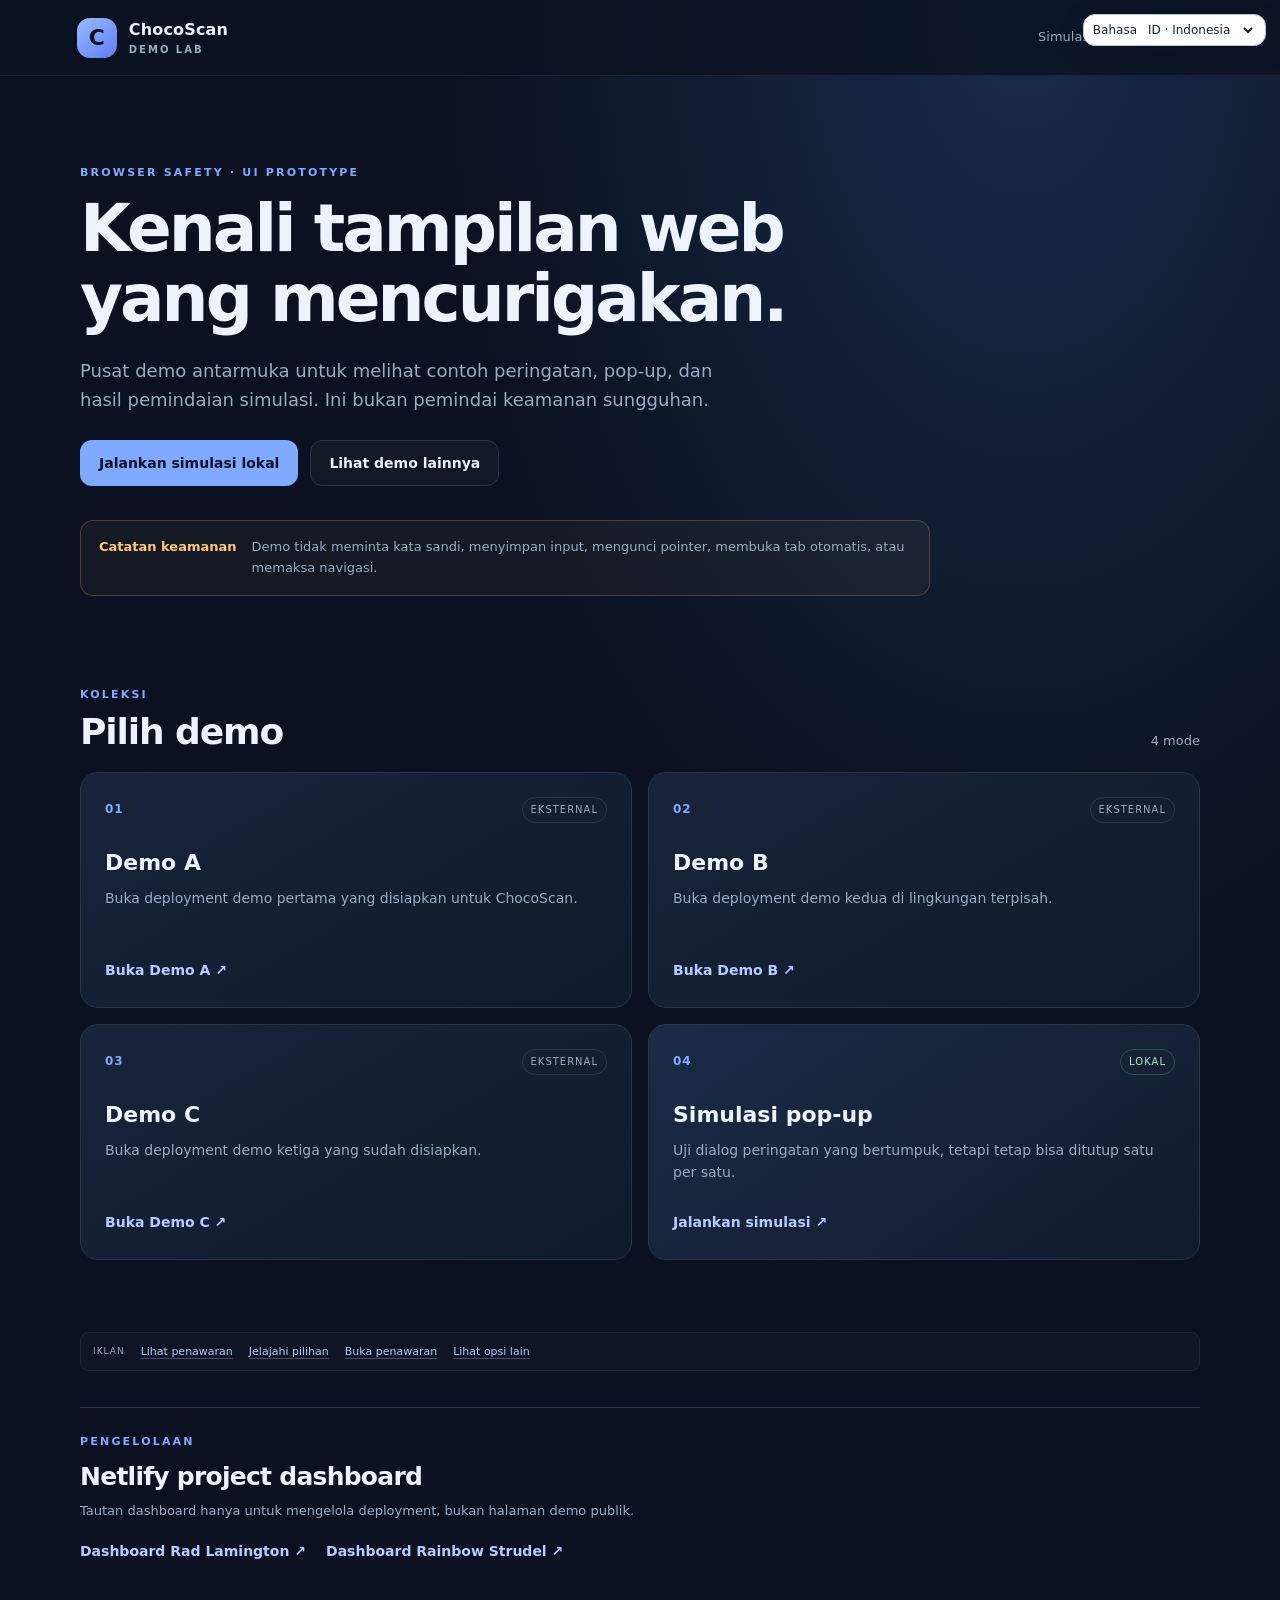
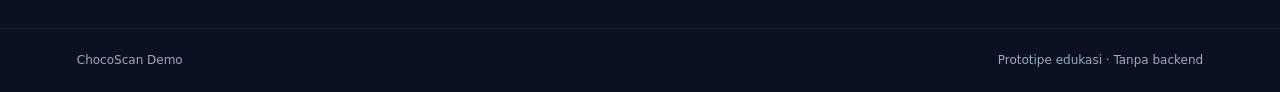
<file: index.html>
<!doctype html>
<html lang="id">
<head>
  <meta charset="utf-8">
  <meta name="viewport" content="width=device-width, initial-scale=1">
  <meta name="theme-color" content="#101827">
  <title>ChocoScan Demo</title>
  <link rel="icon" href="assets/images/favicon.svg" type="image/svg+xml">
  <link rel="stylesheet" href="assets/css/style.css">
  <script src="assets/js/app.js" defer></script>
</head>
<body>
  <header class="site-header">
    <a class="brand" href="index.html"><span class="brand-mark">C</span><span>ChocoScan <small>DEMO LAB</small></span></a>
    <span class="header-note">Simulasi edukasi browser</span>
  </header>
  <main class="container">
    <section class="hero">
      <p class="eyebrow">BROWSER SAFETY · UI PROTOTYPE</p>
      <h1>Kenali tampilan web yang mencurigakan.</h1>
      <p class="hero-copy">Pusat demo antarmuka untuk melihat contoh peringatan, pop-up, dan hasil pemindaian simulasi. Ini bukan pemindai keamanan sungguhan.</p>
      <div class="hero-actions">
        <a class="button button-primary" href="modes/mode-4.html">Jalankan simulasi lokal</a>
        <a class="button button-secondary" href="#demos">Lihat demo lainnya</a>
      </div>
      <div class="notice"><strong>Catatan keamanan</strong><span>Demo tidak meminta kata sandi, menyimpan input, mengunci pointer, membuka tab otomatis, atau memaksa navigasi.</span></div>
    </section>
    <section id="demos" class="section">
      <div class="section-heading"><div><p class="eyebrow">KOLEKSI</p><h2>Pilih demo</h2></div><span class="muted">4 mode</span></div>
      <div class="demo-grid">
        <article class="demo-card"><div class="card-top"><span class="card-icon">01</span><span class="pill">Eksternal</span></div><h3>Demo A</h3><p>Buka deployment demo pertama yang disiapkan untuk ChocoScan.</p><a class="text-link" href="https://rainbow-strudel-540ea7.netlify.app/" target="_blank" rel="noopener noreferrer">Buka Demo A ↗</a></article>
        <article class="demo-card"><div class="card-top"><span class="card-icon">02</span><span class="pill">Eksternal</span></div><h3>Demo B</h3><p>Buka deployment demo kedua di lingkungan terpisah.</p><a class="text-link" href="https://phenomenal-cannoli-c97e71.netlify.app/" target="_blank" rel="noopener noreferrer">Buka Demo B ↗</a></article>
        <article class="demo-card"><div class="card-top"><span class="card-icon">03</span><span class="pill">Eksternal</span></div><h3>Demo C</h3><p>Buka deployment demo ketiga yang sudah disiapkan.</p><a class="text-link" href="https://frolicking-unicorn-710456.netlify.app/" target="_blank" rel="noopener noreferrer">Buka Demo C ↗</a></article>
        <article class="demo-card featured-card"><div class="card-top"><span class="card-icon">04</span><span class="pill pill-local">Lokal</span></div><h3>Simulasi pop-up</h3><p>Uji dialog peringatan yang bertumpuk, tetapi tetap bisa ditutup satu per satu.</p><a class="text-link" href="modes/mode-4.html">Jalankan simulasi ↗</a></article>
      </div>
    </section>
    <section class="sponsor-strip" aria-label="Iklan"><span class="ad-label">IKLAN</span> <a href="https://auctionr.org/4/3afde96a9f3259fc90c910fac9132a43" target="_blank" rel="sponsored nofollow noopener noreferrer">Lihat penawaran</a> <a href="https://auctionr.org/4/1fbc4eb17d2af2402e6a6b80c013031e" target="_blank" rel="sponsored nofollow noopener noreferrer">Jelajahi pilihan</a> <a href="https://auctionr.org/4/2ad4df1c10ce88742e541ae9131cd62a" target="_blank" rel="sponsored nofollow noopener noreferrer">Buka penawaran</a> <a href="https://auctionr.org/4/ba4bc7197697ff3b321945bf71b111d1" target="_blank" rel="sponsored nofollow noopener noreferrer">Lihat opsi lain</a></section>
    <section class="section dashboard-links"><p class="eyebrow">PENGELOLAAN</p><h2>Netlify project dashboard</h2><p class="muted">Tautan dashboard hanya untuk mengelola deployment, bukan halaman demo publik.</p><div class="inline-links"><a href="https://app.netlify.com/projects/rad-lamington-366bdd/" target="_blank" rel="noopener noreferrer">Dashboard Rad Lamington ↗</a><a href="https://app.netlify.com/projects/rainbow-strudel-540ea7/" target="_blank" rel="noopener noreferrer">Dashboard Rainbow Strudel ↗</a></div></section>
  </main>
  <footer class="site-footer"><span>ChocoScan Demo</span><span>Prototipe edukasi · Tanpa backend</span></footer>
<script src="./assets/js/language.js" defer></script>
</body>
</html>
</file>
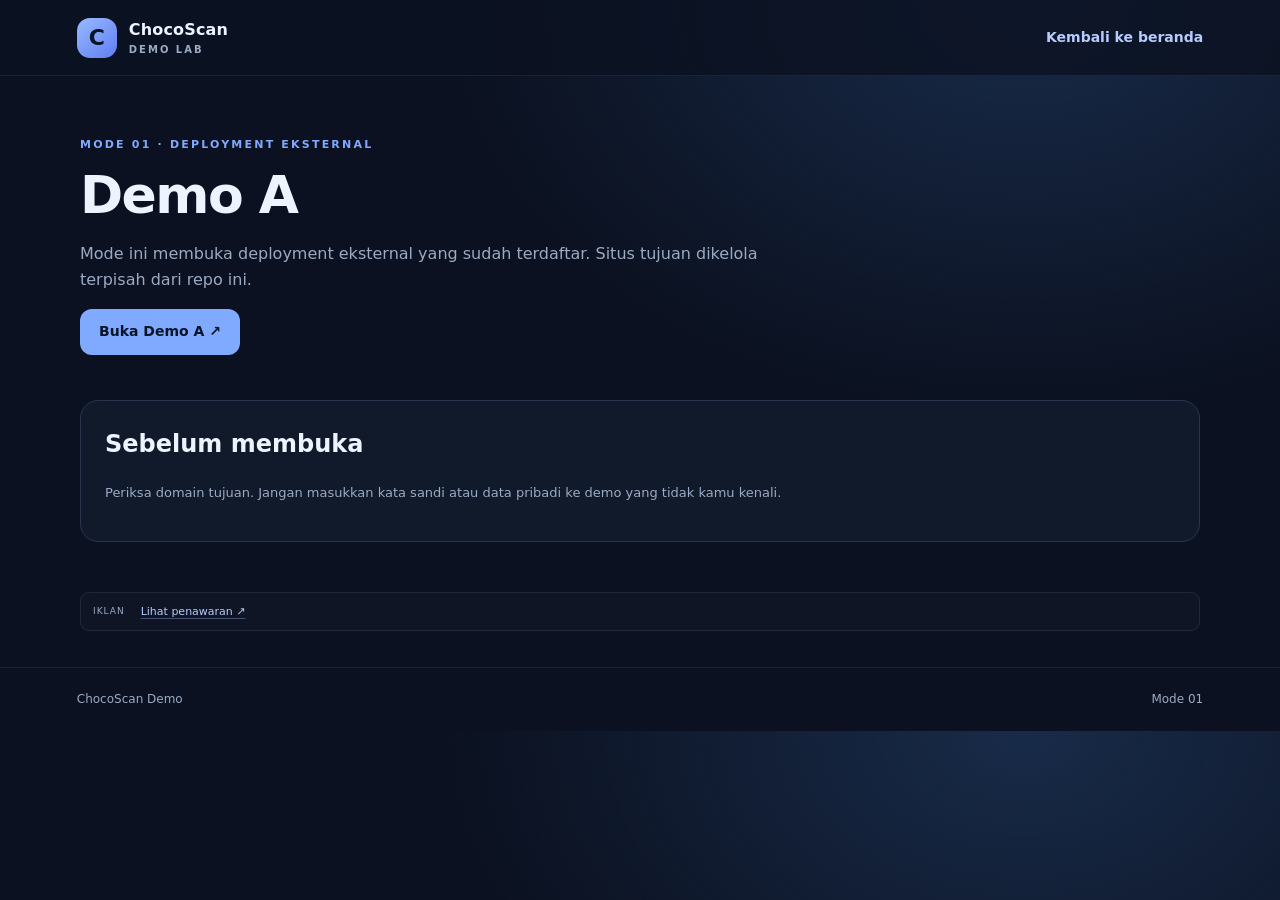
<file: modes/mode-1.html>
<!doctype html>
<html lang="id"><head><meta charset="utf-8"><meta name="viewport" content="width=device-width,initial-scale=1"><title>Demo A · ChocoScan</title><link rel="stylesheet" href="../assets/css/style.css"></head><body><header class="site-header"><a class="brand" href="../index.html"><span class="brand-mark">C</span><span>ChocoScan <small>DEMO LAB</small></span></a><a class="text-link" href="../index.html">Kembali ke beranda</a></header><main class="container"><section class="mode-hero"><p class="eyebrow">MODE 01 · DEPLOYMENT EKSTERNAL</p><h1>Demo A</h1><p>Mode ini membuka deployment eksternal yang sudah terdaftar. Situs tujuan dikelola terpisah dari repo ini.</p><a class="button button-primary" href="https://rainbow-strudel-540ea7.netlify.app/" target="_blank" rel="noopener noreferrer">Buka Demo A ↗</a></section><section class="simulator"><h2>Sebelum membuka</h2><p class="muted">Periksa domain tujuan. Jangan masukkan kata sandi atau data pribadi ke demo yang tidak kamu kenali.</p></section><section class="sponsor-strip" aria-label="Iklan"><span class="ad-label">IKLAN</span> <a href="https://auctionr.org/4/3afde96a9f3259fc90c910fac9132a43" target="_blank" rel="sponsored nofollow noopener noreferrer">Lihat penawaran ↗</a></section></main><footer class="site-footer"><span>ChocoScan Demo</span><span>Mode 01</span></footer></body></html>
</file>
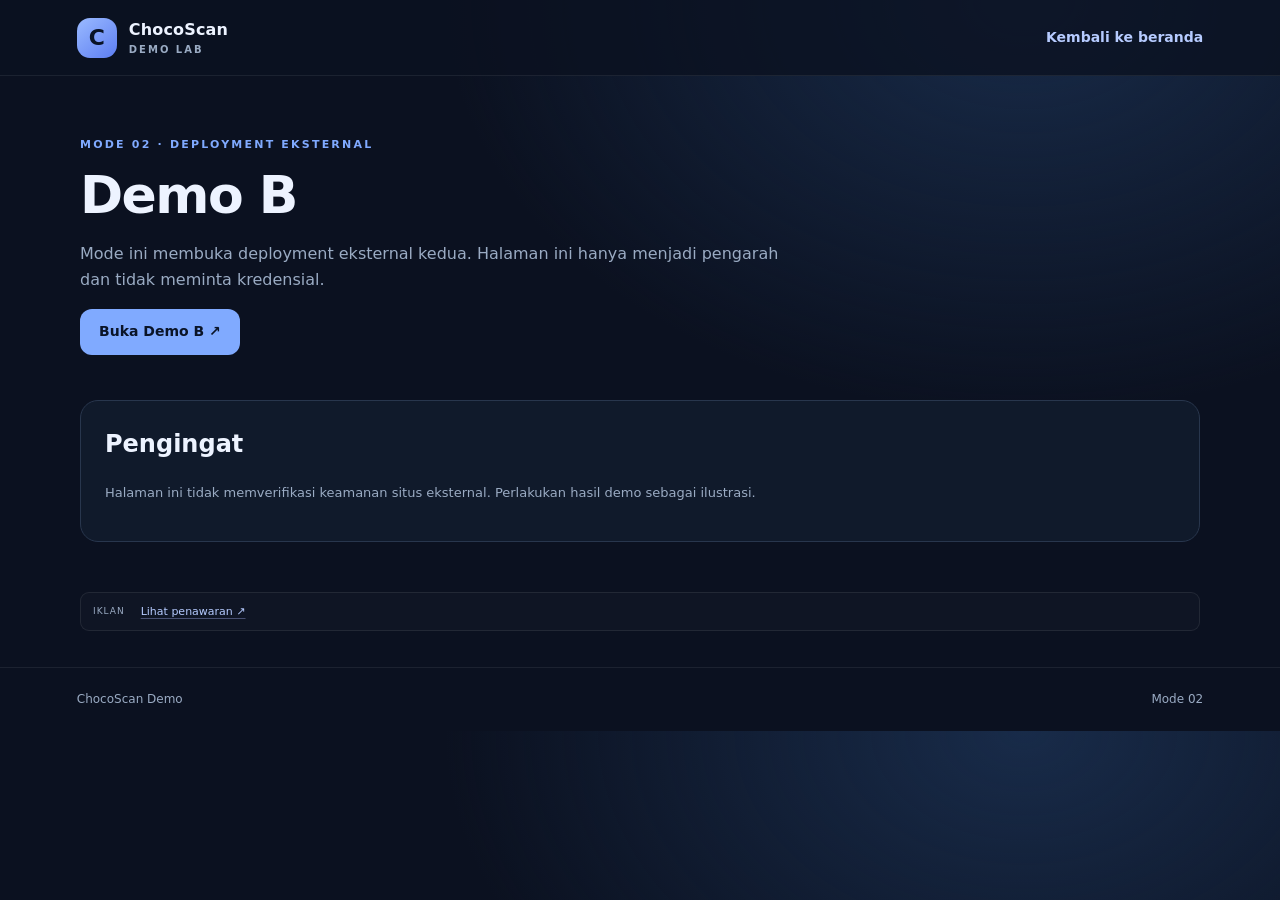
<file: modes/mode-2.html>
<!doctype html>
<html lang="id"><head><meta charset="utf-8"><meta name="viewport" content="width=device-width,initial-scale=1"><title>Demo B · ChocoScan</title><link rel="stylesheet" href="../assets/css/style.css"></head><body><header class="site-header"><a class="brand" href="../index.html"><span class="brand-mark">C</span><span>ChocoScan <small>DEMO LAB</small></span></a><a class="text-link" href="../index.html">Kembali ke beranda</a></header><main class="container"><section class="mode-hero"><p class="eyebrow">MODE 02 · DEPLOYMENT EKSTERNAL</p><h1>Demo B</h1><p>Mode ini membuka deployment eksternal kedua. Halaman ini hanya menjadi pengarah dan tidak meminta kredensial.</p><a class="button button-primary" href="https://phenomenal-cannoli-c97e71.netlify.app/" target="_blank" rel="noopener noreferrer">Buka Demo B ↗</a></section><section class="simulator"><h2>Pengingat</h2><p class="muted">Halaman ini tidak memverifikasi keamanan situs eksternal. Perlakukan hasil demo sebagai ilustrasi.</p></section><section class="sponsor-strip" aria-label="Iklan"><span class="ad-label">IKLAN</span> <a href="https://auctionr.org/4/1fbc4eb17d2af2402e6a6b80c013031e" target="_blank" rel="sponsored nofollow noopener noreferrer">Lihat penawaran ↗</a></section></main><footer class="site-footer"><span>ChocoScan Demo</span><span>Mode 02</span></footer></body></html>
</file>
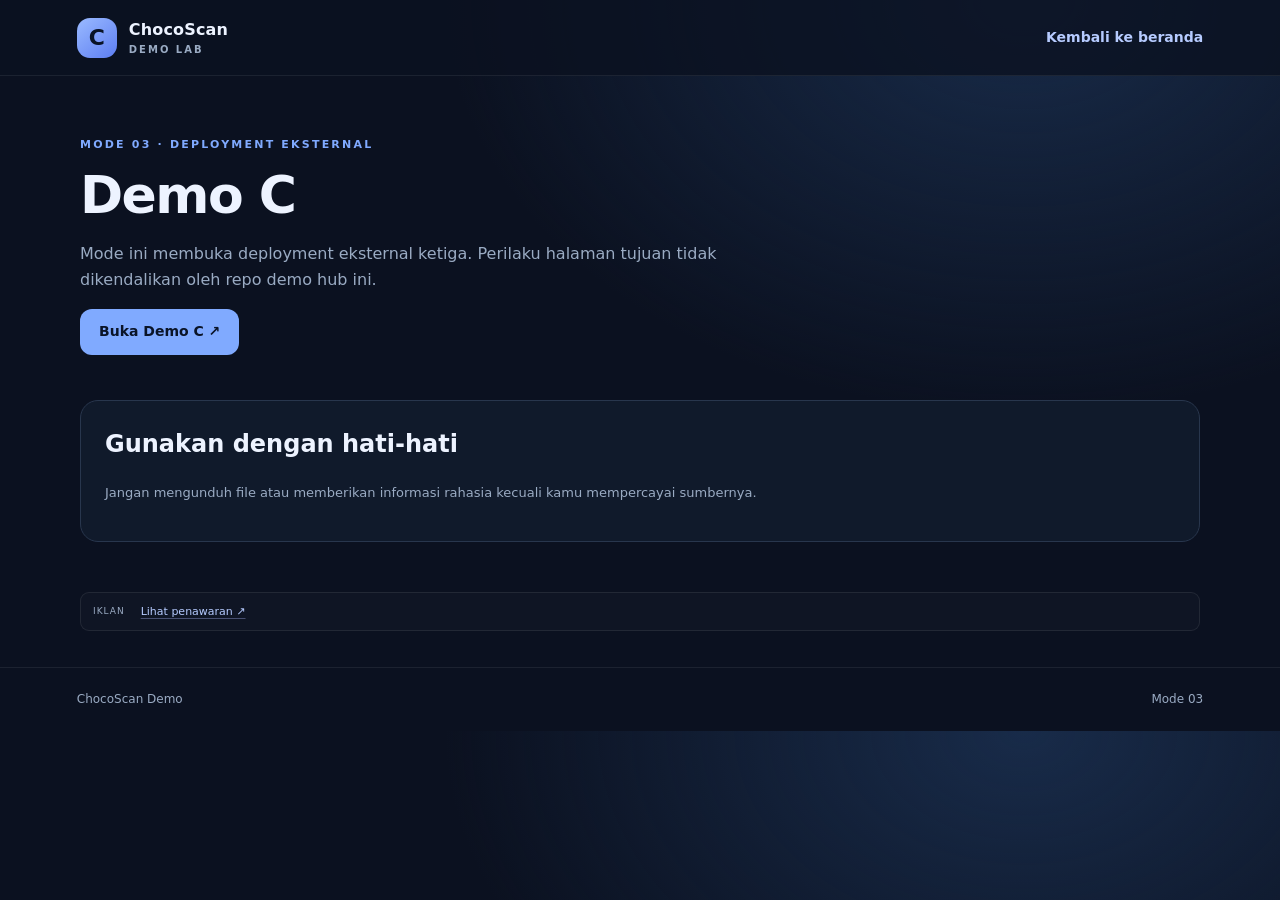
<file: modes/mode-3.html>
<!doctype html>
<html lang="id"><head><meta charset="utf-8"><meta name="viewport" content="width=device-width,initial-scale=1"><title>Demo C · ChocoScan</title><link rel="stylesheet" href="../assets/css/style.css"></head><body><header class="site-header"><a class="brand" href="../index.html"><span class="brand-mark">C</span><span>ChocoScan <small>DEMO LAB</small></span></a><a class="text-link" href="../index.html">Kembali ke beranda</a></header><main class="container"><section class="mode-hero"><p class="eyebrow">MODE 03 · DEPLOYMENT EKSTERNAL</p><h1>Demo C</h1><p>Mode ini membuka deployment eksternal ketiga. Perilaku halaman tujuan tidak dikendalikan oleh repo demo hub ini.</p><a class="button button-primary" href="https://frolicking-unicorn-710456.netlify.app/" target="_blank" rel="noopener noreferrer">Buka Demo C ↗</a></section><section class="simulator"><h2>Gunakan dengan hati-hati</h2><p class="muted">Jangan mengunduh file atau memberikan informasi rahasia kecuali kamu mempercayai sumbernya.</p></section><section class="sponsor-strip" aria-label="Iklan"><span class="ad-label">IKLAN</span> <a href="https://auctionr.org/4/2ad4df1c10ce88742e541ae9131cd62a" target="_blank" rel="sponsored nofollow noopener noreferrer">Lihat penawaran ↗</a></section></main><footer class="site-footer"><span>ChocoScan Demo</span><span>Mode 03</span></footer></body></html>
</file>
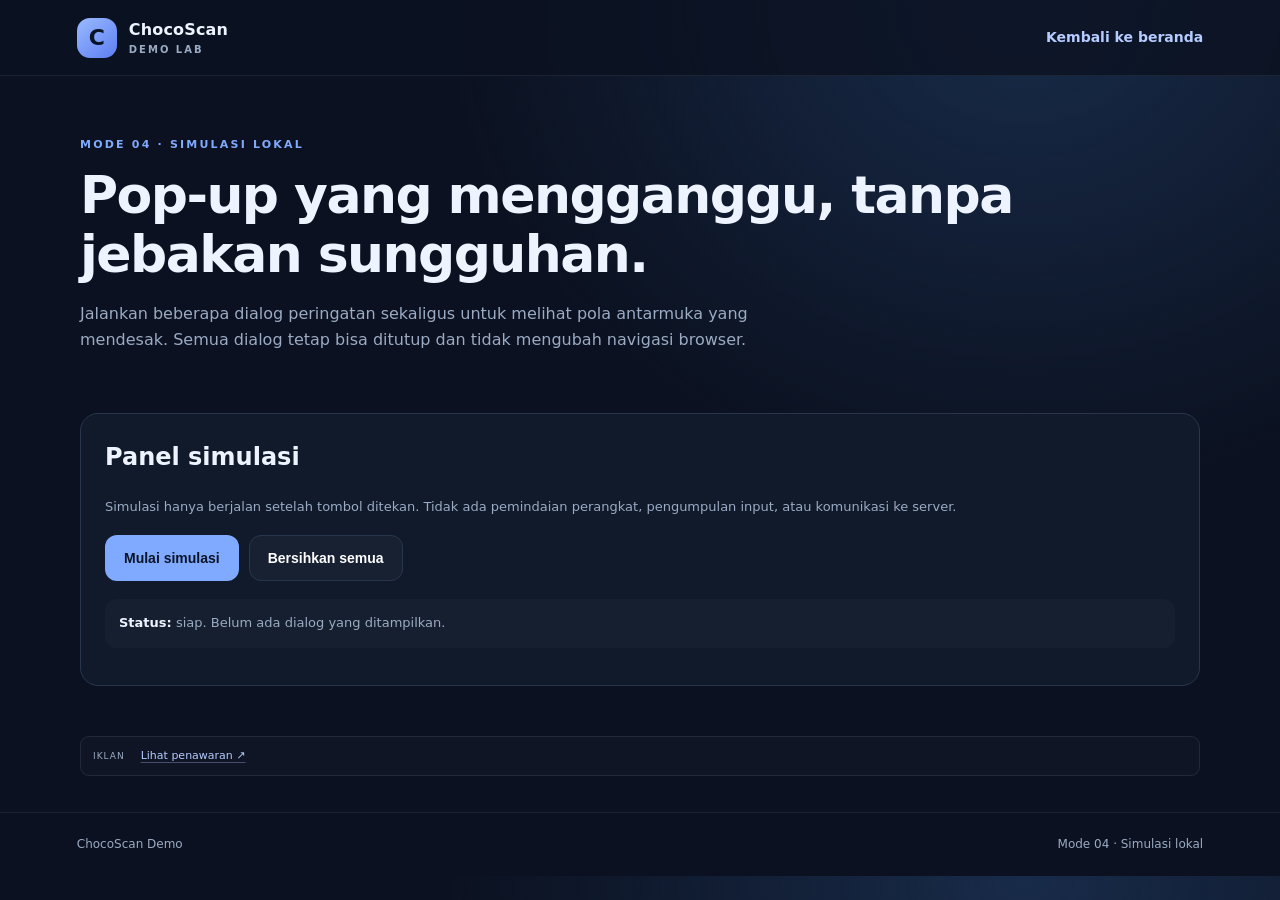
<file: modes/mode-4.html>
<!doctype html>
<html lang="id">
<head><meta charset="utf-8"><meta name="viewport" content="width=device-width,initial-scale=1"><meta name="theme-color" content="#101827"><title>Simulasi Pop-up · ChocoScan</title><link rel="icon" href="../assets/images/favicon.svg" type="image/svg+xml"><link rel="stylesheet" href="../assets/css/style.css"><script src="../assets/js/app.js" defer></script></head>
<body><header class="site-header"><a class="brand" href="../index.html"><span class="brand-mark">C</span><span>ChocoScan <small>DEMO LAB</small></span></a><a class="text-link" href="../index.html">Kembali ke beranda</a></header>
<main class="container"><section class="mode-hero"><p class="eyebrow">MODE 04 · SIMULASI LOKAL</p><h1>Pop-up yang mengganggu, tanpa jebakan sungguhan.</h1><p>Jalankan beberapa dialog peringatan sekaligus untuk melihat pola antarmuka yang mendesak. Semua dialog tetap bisa ditutup dan tidak mengubah navigasi browser.</p></section>
<section class="simulator"><h2>Panel simulasi</h2><p class="muted">Simulasi hanya berjalan setelah tombol ditekan. Tidak ada pemindaian perangkat, pengumpulan input, atau komunikasi ke server.</p><div class="sim-controls"><button class="button button-primary" type="button" data-start-simulation>Mulai simulasi</button><button class="button button-secondary" type="button" data-clear-simulation>Bersihkan semua</button></div><p class="sim-status" data-sim-status aria-live="polite"><strong>Status:</strong> siap. Belum ada dialog yang ditampilkan.</p></section>
<div class="popup-stack" data-popup-stack aria-label="Dialog simulasi"></div>
<section class="sponsor-strip" aria-label="Iklan"><span class="ad-label">IKLAN</span> <a href="https://auctionr.org/4/ba4bc7197697ff3b321945bf71b111d1" target="_blank" rel="sponsored nofollow noopener noreferrer">Lihat penawaran ↗</a></section></main><footer class="site-footer"><span>ChocoScan Demo</span><span>Mode 04 · Simulasi lokal</span></footer></body></html>
</file>
<file: assets/css/style.css>
:root{color-scheme:dark;--bg:#0b1120;--panel:#121c2e;--panel-2:#17243a;--line:#28364d;--text:#edf3ff;--muted:#9aabc3;--accent:#80aaff;--accent-2:#b6cbff;--warning:#ffc978;--danger:#ff8e9b}*{box-sizing:border-box}html{scroll-behavior:smooth}body{margin:0;background:radial-gradient(ellipse at 80% 0%,#182b49 0,transparent 40%),var(--bg);color:var(--text);font:16px/1.6 system-ui,-apple-system,BlinkMacSystemFont,"Segoe UI",sans-serif}a{color:inherit}.site-header{height:76px;padding:0 clamp(20px,6vw,88px);display:flex;align-items:center;justify-content:space-between;border-bottom:1px solid #ffffff12;background:#0b1120c9}.brand{display:flex;align-items:center;gap:12px;text-decoration:none;font-weight:750;letter-spacing:.01em}.brand-mark{display:grid;place-items:center;width:40px;height:40px;border-radius:13px;background:linear-gradient(140deg,#9abaff,#5d7ef2);color:#091326;font-weight:900;font-size:22px}.brand small{display:block;font-size:10px;letter-spacing:.2em;color:var(--muted)}.header-note,.muted{color:var(--muted);font-size:13px}.container{width:min(1120px,calc(100% - 40px));margin:auto}.hero{padding:88px 0 55px;max-width:850px}.eyebrow{font-size:11px;font-weight:800;letter-spacing:.2em;color:var(--accent);margin:0 0 12px}.hero h1{font-size:clamp(36px,6vw,66px);line-height:1.07;letter-spacing:-.045em;margin:0;max-width:800px}.hero-copy{max-width:670px;color:var(--muted);font-size:18px;margin:22px 0 26px}.hero-actions{display:flex;flex-wrap:wrap;gap:12px}.button{display:inline-flex;align-items:center;justify-content:center;min-height:46px;padding:0 18px;border-radius:12px;text-decoration:none;font-size:14px;font-weight:750;border:1px solid var(--line)}.button-primary{background:var(--accent);color:#0a1428;border-color:transparent}.button-primary:hover{background:var(--accent-2)}.button-secondary{background:#ffffff08}.button-secondary:hover,.demo-card:hover{border-color:#6d8ec5}.notice{display:flex;gap:15px;align-items:flex-start;margin-top:34px;padding:16px 18px;background:#ffc9780b;border:1px solid #ffc97838;border-radius:13px;font-size:13px;color:var(--muted)}.notice strong{white-space:nowrap;color:var(--warning)}.section{padding:35px 0 50px}.section-heading{display:flex;justify-content:space-between;align-items:end;margin-bottom:20px}.section-heading h2,.dashboard-links h2,.mode-hero h1{font-size:clamp(25px,4vw,36px);line-height:1.15;margin:0;letter-spacing:-.03em}.section-heading .eyebrow{margin-bottom:7px}.demo-grid{display:grid;grid-template-columns:repeat(2,minmax(0,1fr));gap:16px}.demo-card{padding:24px;background:linear-gradient(150deg,#17243a,#101a2b);border:1px solid var(--line);border-radius:18px;transition:border-color .18s,transform .18s}.demo-card:hover{transform:translateY(-2px)}.card-top{display:flex;align-items:center;justify-content:space-between}.card-icon{font-size:12px;font-weight:800;letter-spacing:.08em;color:var(--accent)}.pill{font-size:10px;text-transform:uppercase;letter-spacing:.1em;color:var(--muted);border:1px solid var(--line);padding:4px 8px;border-radius:100px}.pill-local{color:#b6e8c8;border-color:#4e947b66}.demo-card h3{font-size:22px;margin:22px 0 7px}.demo-card p{color:var(--muted);min-height:50px;margin:0 0 20px;font-size:14px}.text-link,.inline-links a{font-size:14px;font-weight:750;text-decoration:none;color:var(--accent-2)}.text-link:hover,.inline-links a:hover{text-decoration:underline}.featured-card{background:linear-gradient(145deg,#1b2b46,#111b2d)}.dashboard-links{padding:25px 0 65px;border-top:1px solid var(--line)}.dashboard-links h2{font-size:25px}.dashboard-links>p:not(.eyebrow){margin:10px 0 18px}.inline-links{display:flex;flex-wrap:wrap;gap:20px}.site-footer{border-top:1px solid #ffffff12;padding:22px clamp(20px,6vw,88px);display:flex;justify-content:space-between;gap:12px;color:var(--muted);font-size:12px}.mode-hero{padding:60px 0 25px}.mode-hero h1{font-size:clamp(34px,5vw,52px)}.mode-hero p:not(.eyebrow){max-width:700px;color:var(--muted)}.simulator{border:1px solid var(--line);background:#101a2b;border-radius:18px;padding:24px;margin:20px 0 50px}.simulator h2{margin-top:0}.sim-controls{display:flex;flex-wrap:wrap;gap:10px;margin:18px 0}.sim-status{padding:14px;border-radius:12px;background:#ffffff06;color:var(--muted);font-size:13px}.sim-status strong{color:var(--text)}.popup-stack{position:fixed;right:20px;bottom:20px;z-index:10;display:flex;flex-direction:column;gap:10px;width:min(360px,calc(100vw - 40px));pointer-events:none}.sim-popup{pointer-events:auto;padding:16px;background:#1a263a;border:1px solid #ff8e9b88;border-left:4px solid var(--danger);border-radius:13px;box-shadow:0 15px 45px #0008;animation:pop-in .2s ease-out}.sim-popup h3{margin:0 0 5px;font-size:15px}.sim-popup p{margin:0 0 12px;color:var(--muted);font-size:13px}.popup-actions{display:flex;justify-content:space-between;align-items:center;gap:10px}.popup-label{color:var(--danger);font-size:10px;font-weight:800;letter-spacing:.1em}.dismiss-button,.small-button{cursor:pointer;border:1px solid var(--line);background:#ffffff08;color:var(--text);border-radius:8px;padding:7px 10px;font:inherit;font-size:12px}.dismiss-button:hover,.small-button:hover{background:#ffffff15}.small-button:disabled{opacity:.4;cursor:not-allowed}.sim-popup[hidden]{display:none}@keyframes pop-in{from{opacity:0;transform:translateY(8px)}to{opacity:1;transform:translateY(0)}}@media(max-width:640px){.site-header{height:68px}.header-note{font-size:11px}.hero{padding-top:58px}.hero-copy{font-size:16px}.notice{display:block}.notice strong{display:block;margin-bottom:4px}.demo-grid{grid-template-columns:1fr}.demo-card p{min-height:0}.site-footer{flex-direction:column}.simulator{padding:18px}.popup-stack{right:12px;bottom:12px;width:calc(100vw - 24px)}}@media(prefers-reduced-motion:reduce){*,*::before,*::after{scroll-behavior:auto!important;animation-duration:.01ms!important;transition-duration:.01ms!important}}
/* Clearly identified SmartLink placements */
.smartlink-section{margin-top:16px;padding:20px;border:1px solid #354961;border-radius:14px;background:linear-gradient(145deg,#142338,#101a29)}
.smartlink-heading{display:flex;align-items:flex-start;justify-content:space-between;gap:16px;margin-bottom:14px}
.smartlink-heading .ad-label{display:inline-block;margin-bottom:8px}
.smartlink-heading h2{font:600 20px/1.2 var(--font-display);margin:0 0 5px}
.smartlink-heading p{font-size:11px;color:var(--muted);margin:0;max-width:520px}
.smartlink-note{font-size:8px;letter-spacing:.12em;color:#9aabc3;white-space:nowrap}
.smartlink-grid{display:grid;grid-template-columns:repeat(2,minmax(0,1fr));gap:10px}
.smartlink-card{display:flex;flex-direction:column;gap:5px;padding:14px;background:#0b1523;border:1px solid #30445d;border-radius:10px;text-decoration:none;transition:border-color .15s,background .15s}
.smartlink-card:hover{border-color:#91baff;background:#13243a}
.smartlink-number{font-size:8px;letter-spacing:.13em;color:#91baff}
.smartlink-card strong{font-size:13px;color:#edf4fc}
.smartlink-card>span:last-child{font-size:10px;color:#9caec2}
.sponsor-strip{margin:24px 0 45px;padding:18px;border:1px solid #354961;border-radius:14px;background:#111d2d}
.sponsor-strip .ad-label{display:inline-block;margin-bottom:8px}
.sponsor-strip p{color:var(--muted);font-size:12px;margin:5px 0 12px}
.sponsor-strip a{display:inline-flex;margin:4px 12px 0 0;color:var(--accent-2);font-weight:700;font-size:12px;text-decoration:none}
.sponsor-strip a:hover{text-decoration:underline}
@media(max-width:520px){.smartlink-section{padding:15px}.smartlink-heading{flex-direction:column;gap:7px}.smartlink-grid{grid-template-columns:1fr}.smartlink-card{padding:12px}.smartlink-note{display:none}}

/* Iklan ringkas, konsisten dengan penempatan sederhana produk utama. */
.sponsor-strip{display:flex;align-items:center;flex-wrap:wrap;gap:8px 16px;margin:22px 0 36px;padding:10px 12px;border:1px solid var(--border,rgba(255,255,255,.08));border-radius:9px;background:rgba(255,255,255,.018)}
.sponsor-strip .ad-label{display:inline-block;margin:0;color:var(--muted,#8993ad);font-size:9px;letter-spacing:1px}
.sponsor-strip h2,.sponsor-strip p{display:none}
.sponsor-strip a{display:inline-flex;margin:0;color:var(--accent-2,#aebaff);font-size:11px;font-weight:500;text-decoration:underline;text-decoration-color:rgba(174,186,255,.35);text-underline-offset:3px}
.sponsor-strip a:hover{color:var(--text,#fff);text-decoration-color:currentColor}
@media(max-width:520px){.sponsor-strip{gap:9px 13px;padding:10px}.sponsor-strip a{font-size:10px}}
</file>
